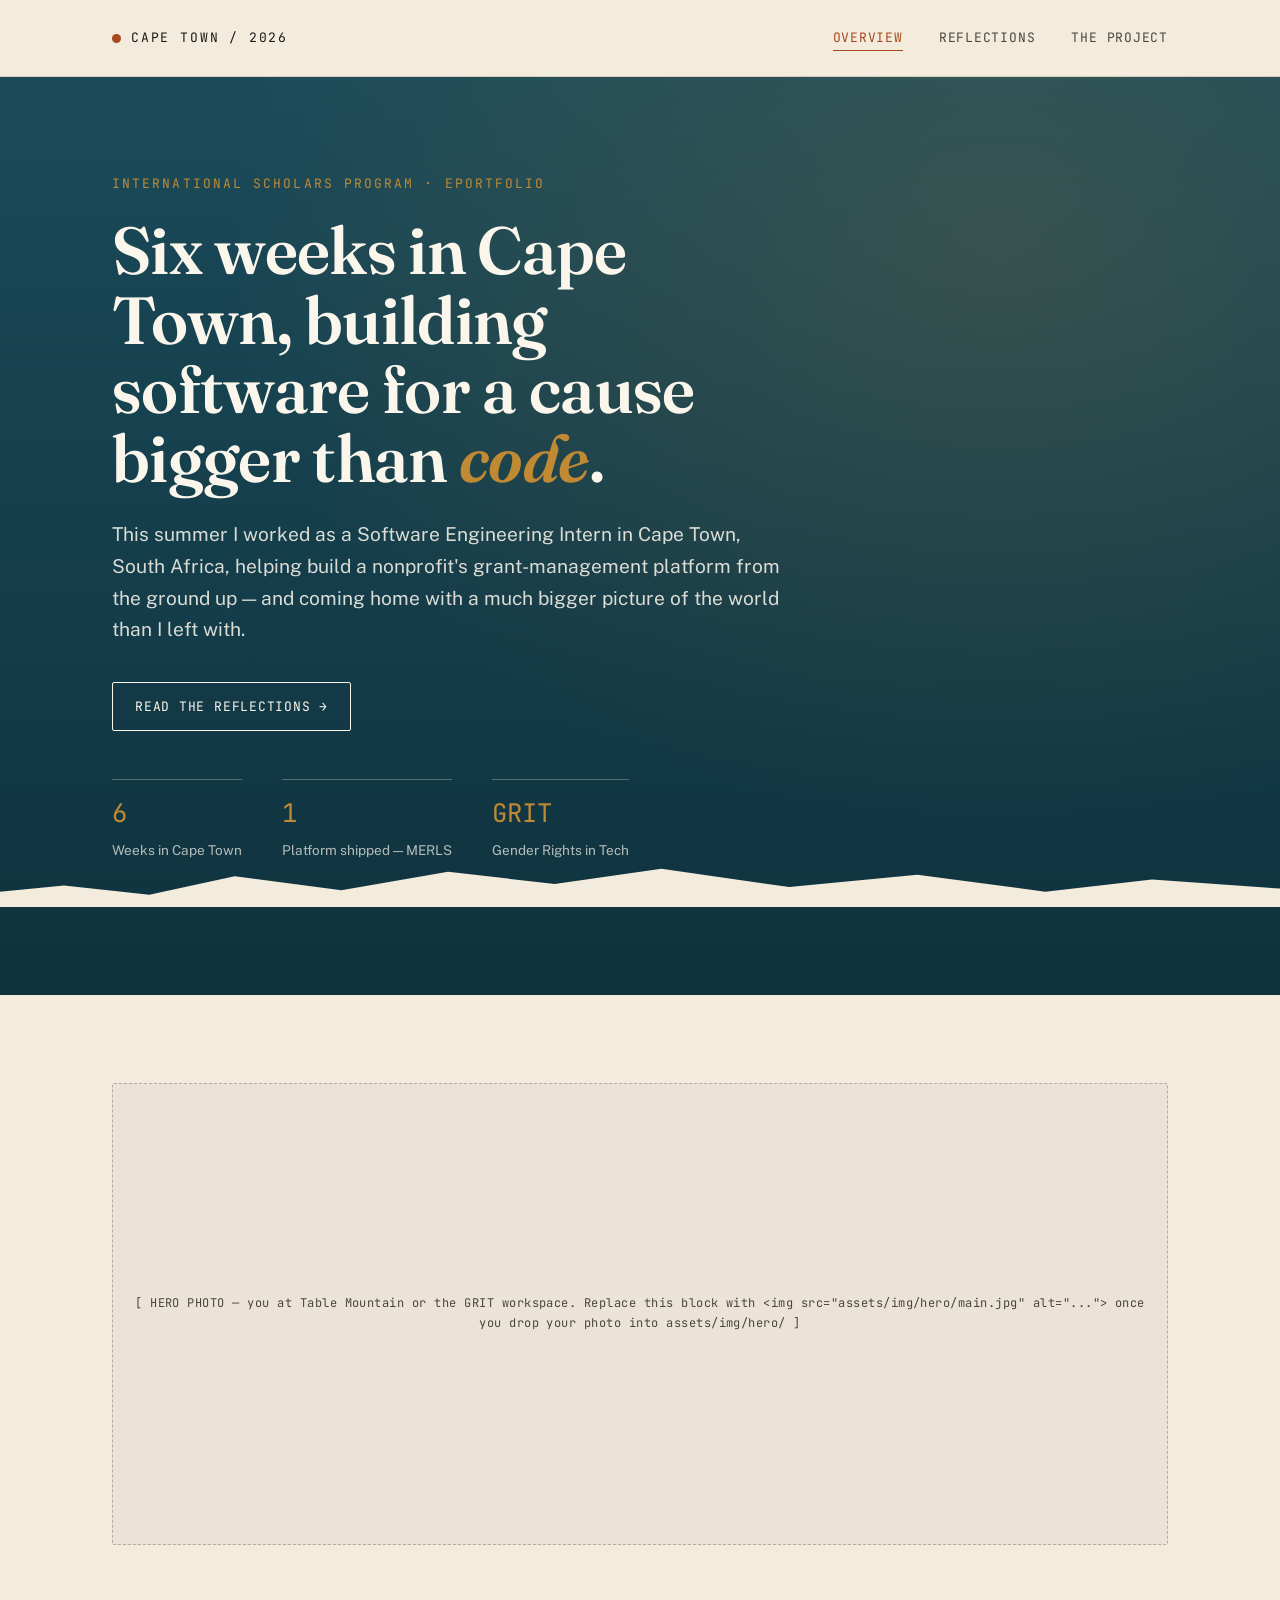
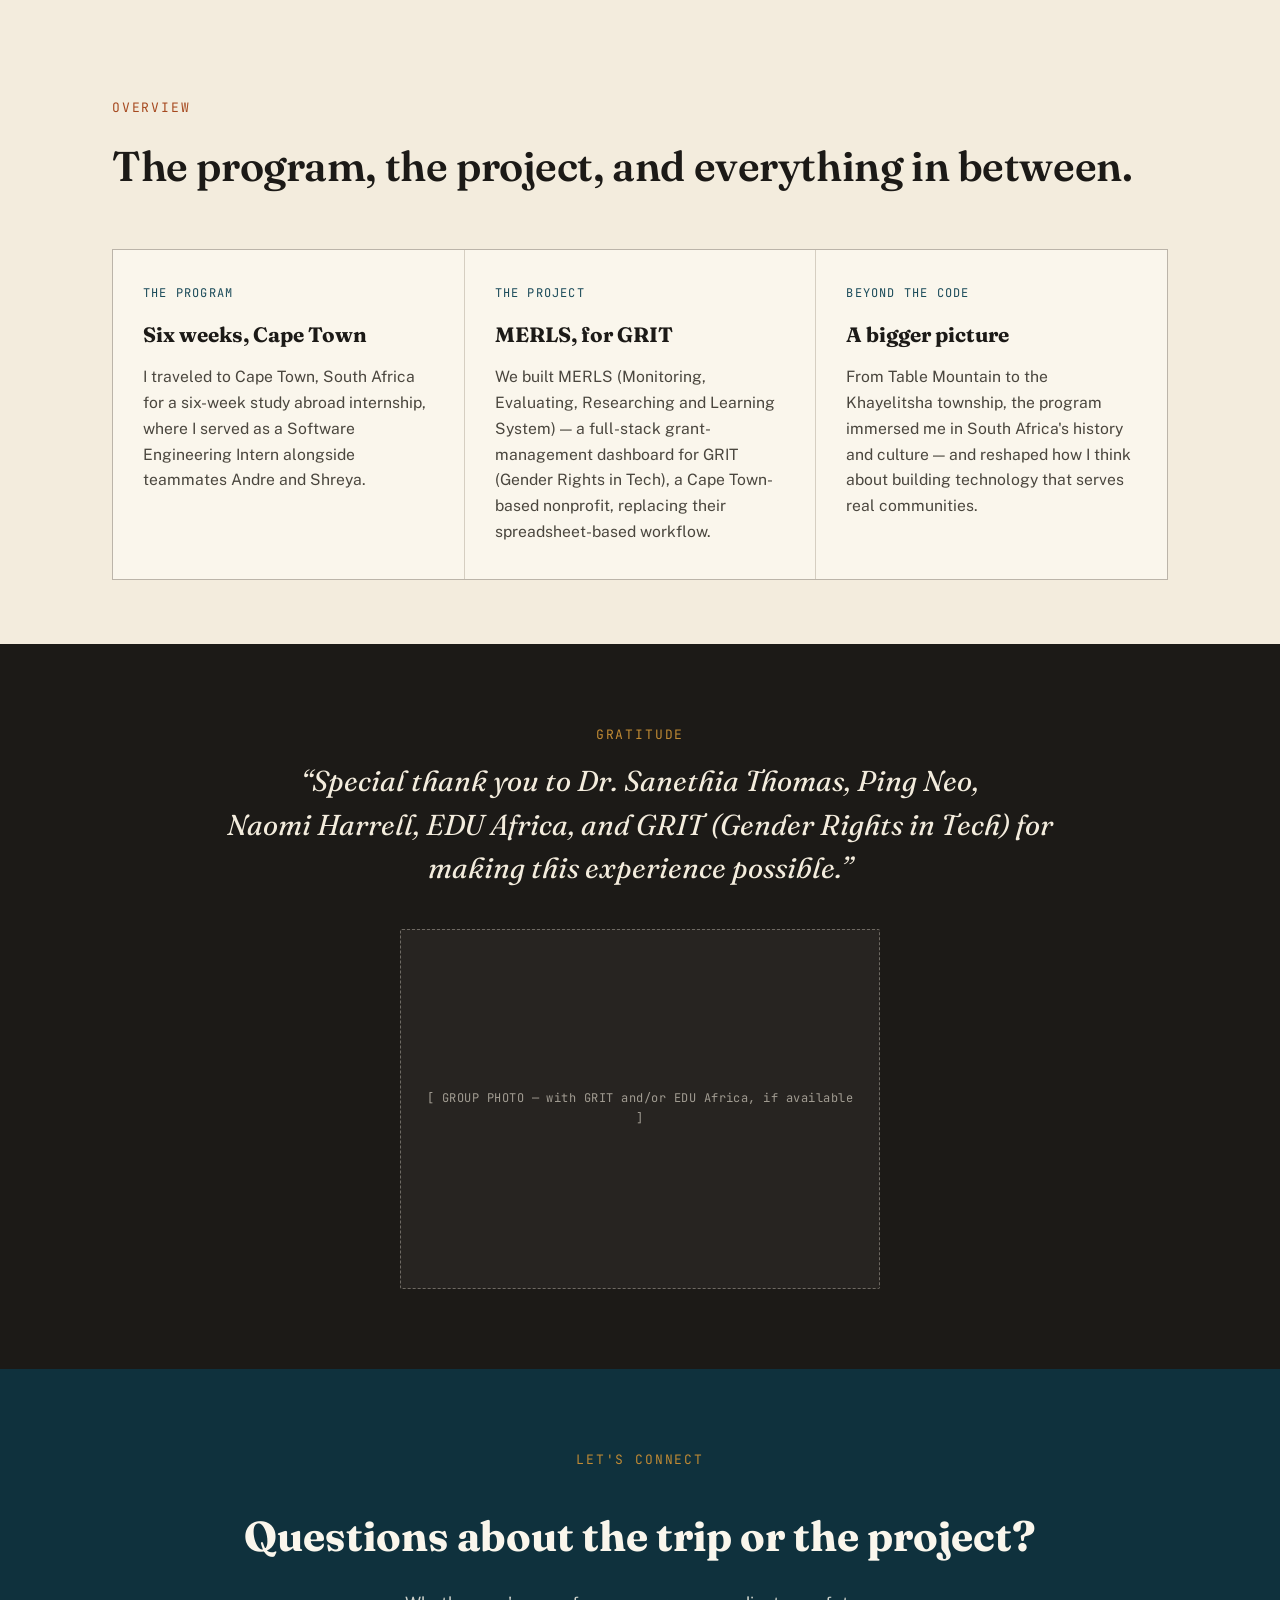
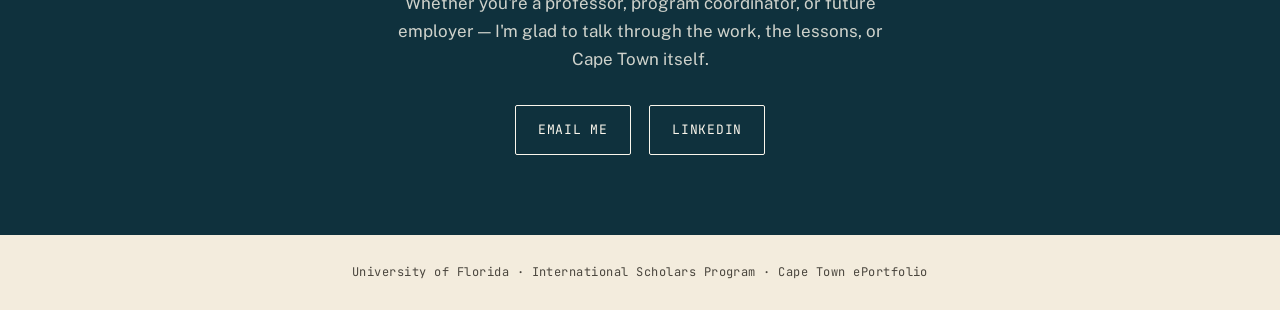
<file: index.html>
<!DOCTYPE html>
<html lang="en">
<head>
<meta charset="UTF-8">
<meta name="viewport" content="width=device-width, initial-scale=1.0">
<title>Cape Town, South Africa — A Study Abroad ePortfolio</title>
<meta name="description" content="Software Engineering Intern in Cape Town, South Africa — six weeks building MERLS for GRIT, and reflecting on culture, history, and technology.">
<link rel="preconnect" href="https://fonts.googleapis.com">
<link rel="preconnect" href="https://fonts.gstatic.com" crossorigin>
<link href="https://fonts.googleapis.com/css2?family=Fraunces:ital,wght@0,500;0,600;1,500;1,600&family=Public+Sans:wght@400;500;600&family=JetBrains+Mono:wght@400;500&display=swap" rel="stylesheet">
<link rel="stylesheet" href="assets/css/styles.css">
</head>
<body>
<a class="skip-link" href="#main">Skip to content</a>

<nav class="site-nav">
  <div class="wrap">
    <a class="brand" href="index.html"><span class="mark"></span>Cape Town / 2026</a>
    <ul class="nav-links">
      <li><a href="index.html" aria-current="page">Overview</a></li>
      <li><a href="reflections.html">Reflections</a></li>
      <li><a href="project.html">The Project</a></li>
    </ul>
  </div>
</nav>

<main id="main">

  <header class="hero">
    <div class="wrap">
      <p class="eyebrow">International Scholars Program &middot; ePortfolio</p>
      <h1>Six weeks in Cape Town, building software for a cause bigger than <em>code</em>.</h1>
      <p class="lede">This summer I worked as a Software Engineering Intern in Cape Town, South Africa, helping build a nonprofit's grant-management platform from the ground up — and coming home with a much bigger picture of the world than I left with.</p>
      <a class="btn btn-light" href="reflections.html">Read the reflections &rarr;</a>

      <div class="hero-figures">
        <div class="fig"><span class="num">6</span><span class="lbl">Weeks in Cape Town</span></div>
        <div class="fig"><span class="num">1</span><span class="lbl">Platform shipped &mdash; MERLS</span></div>
        <div class="fig"><span class="num">GRIT</span><span class="lbl">Gender Rights in Tech</span></div>
      </div>
    </div>
    <svg class="coastline" viewBox="0 0 1200 60" preserveAspectRatio="none" aria-hidden="true">
      <path d="M0,40 L60,32 L140,44 L220,20 L320,38 L420,14 L520,30 L620,10 L740,34 L860,18 L980,40 L1080,24 L1200,36 L1200,60 L0,60 Z" fill="#f3ecdd"/>
    </svg>
  </header>

  <section>
    <div class="wrap">
      <div class="photo-slot wide">
        [ HERO PHOTO — you at Table Mountain or the GRIT workspace. Replace this block with
        &lt;img src="assets/img/hero/main.jpg" alt="..."&gt; once you drop your photo into
        assets/img/hero/ ]
      </div>
    </div>
  </section>

  <section class="tight">
    <div class="wrap">
      <div class="section-head">
        <p class="kicker">Overview</p>
        <h2>The program, the project, and everything in between.</h2>
      </div>
      <div class="trio">
        <div class="card">
          <p class="tag">The Program</p>
          <h3>Six weeks, Cape Town</h3>
          <p>I traveled to Cape Town, South Africa for a six-week study abroad internship, where I served as a Software Engineering Intern alongside teammates Andre and Shreya.</p>
        </div>
        <div class="card">
          <p class="tag">The Project</p>
          <h3>MERLS, for GRIT</h3>
          <p>We built MERLS (Monitoring, Evaluating, Researching and Learning System) — a full-stack grant-management dashboard for GRIT (Gender Rights in Tech), a Cape Town-based nonprofit, replacing their spreadsheet-based workflow.</p>
        </div>
        <div class="card">
          <p class="tag">Beyond the Code</p>
          <h3>A bigger picture</h3>
          <p>From Table Mountain to the Khayelitsha township, the program immersed me in South Africa's history and culture — and reshaped how I think about building technology that serves real communities.</p>
        </div>
      </div>
    </div>
  </section>

  <section class="thanks">
    <div class="wrap">
      <p class="kicker">Gratitude</p>
      <blockquote>&ldquo;Special thank you to Dr. Sanethia Thomas, Ping&nbsp;Neo, Naomi&nbsp;Harrell, EDU&nbsp;Africa, and GRIT (Gender Rights in Tech) for making this experience possible.&rdquo;</blockquote>
      <div class="photo-slot">
        [ GROUP PHOTO — with GRIT and/or EDU Africa, if available ]
      </div>
    </div>
  </section>

  <section class="contact-band">
    <div class="wrap">
      <p class="kicker">Let's connect</p>
      <h2>Questions about the trip or the project?</h2>
      <p>Whether you're a professor, program coordinator, or future employer — I'm glad to talk through the work, the lessons, or Cape Town itself.</p>
      <div class="contact-links">
        <a class="btn btn-light" href="mailto:youremail@ufl.edu">Email Me</a>
        <a class="btn btn-light" href="#">LinkedIn</a>
      </div>
    </div>
  </section>

</main>

<footer class="site-footer">
  <div class="wrap">University of Florida &middot; International Scholars Program &middot; Cape Town ePortfolio</div>
</footer>

</body>
</html>
</file>
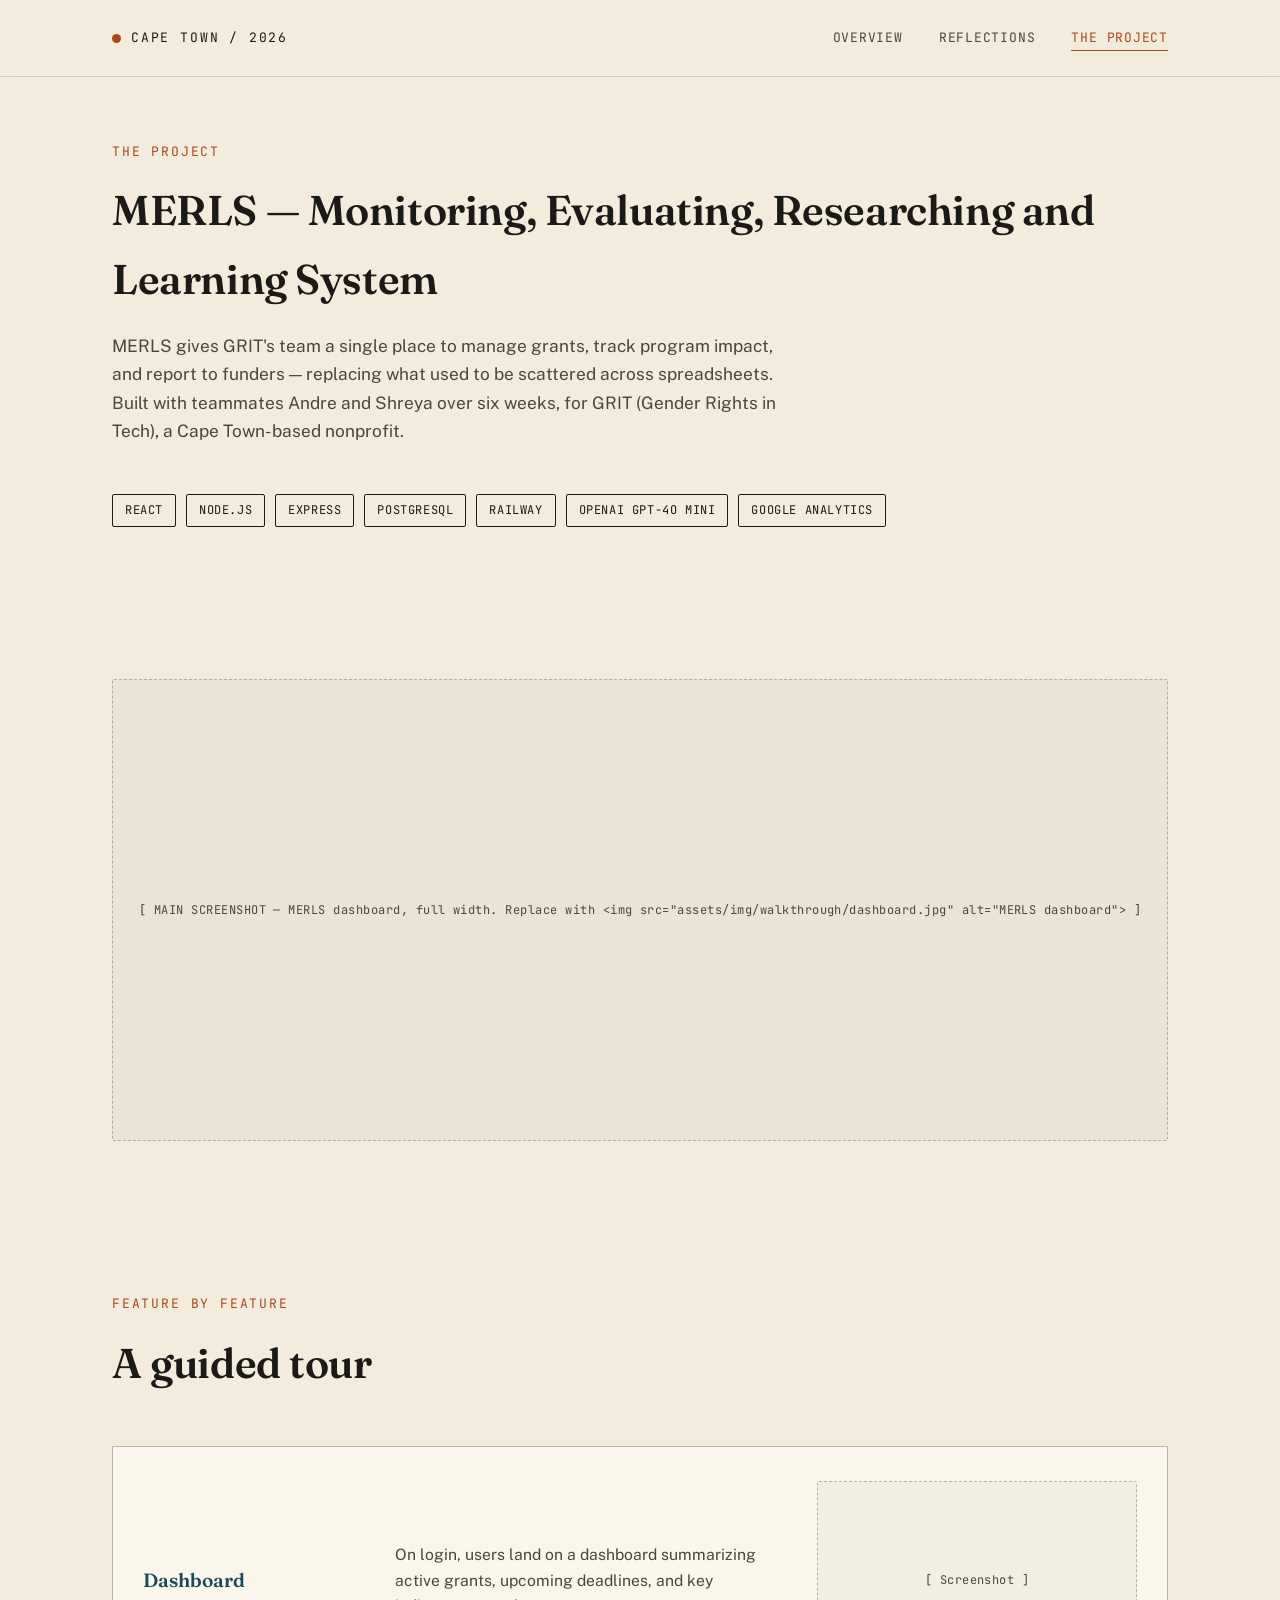
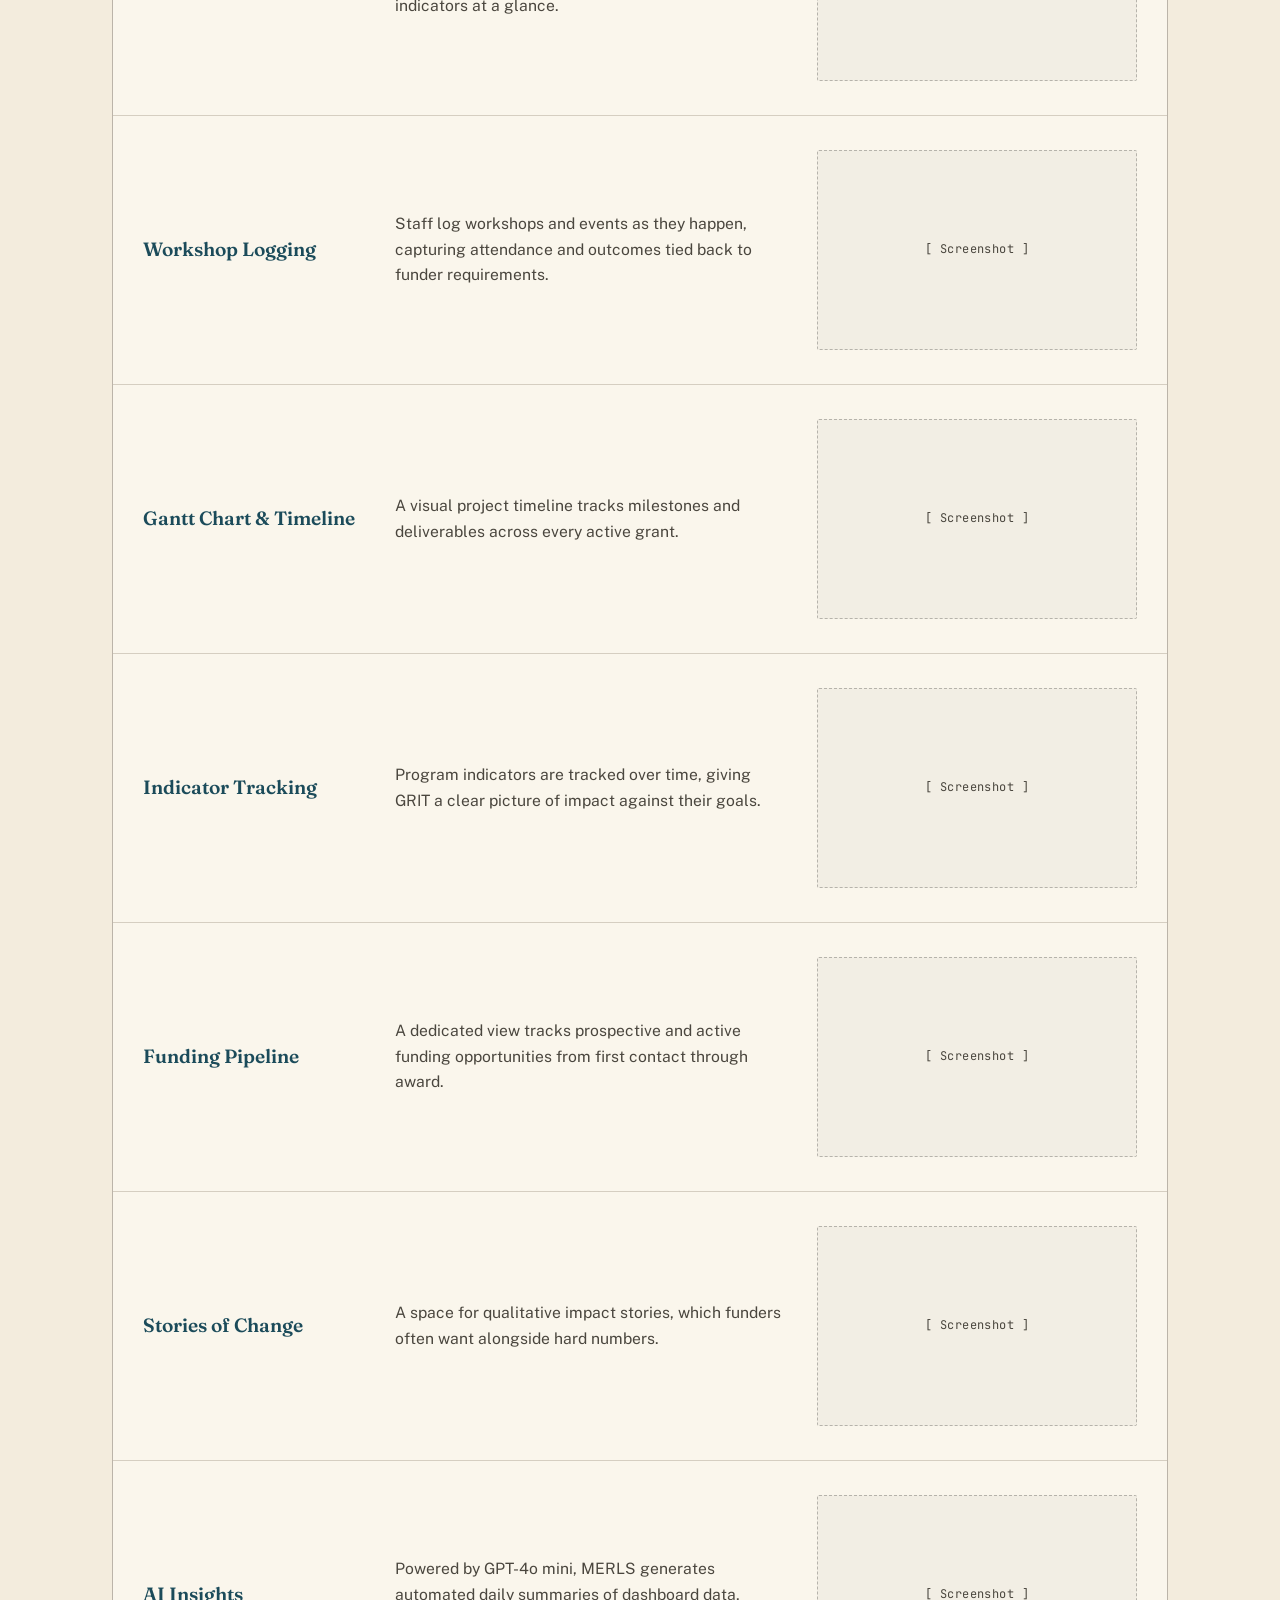
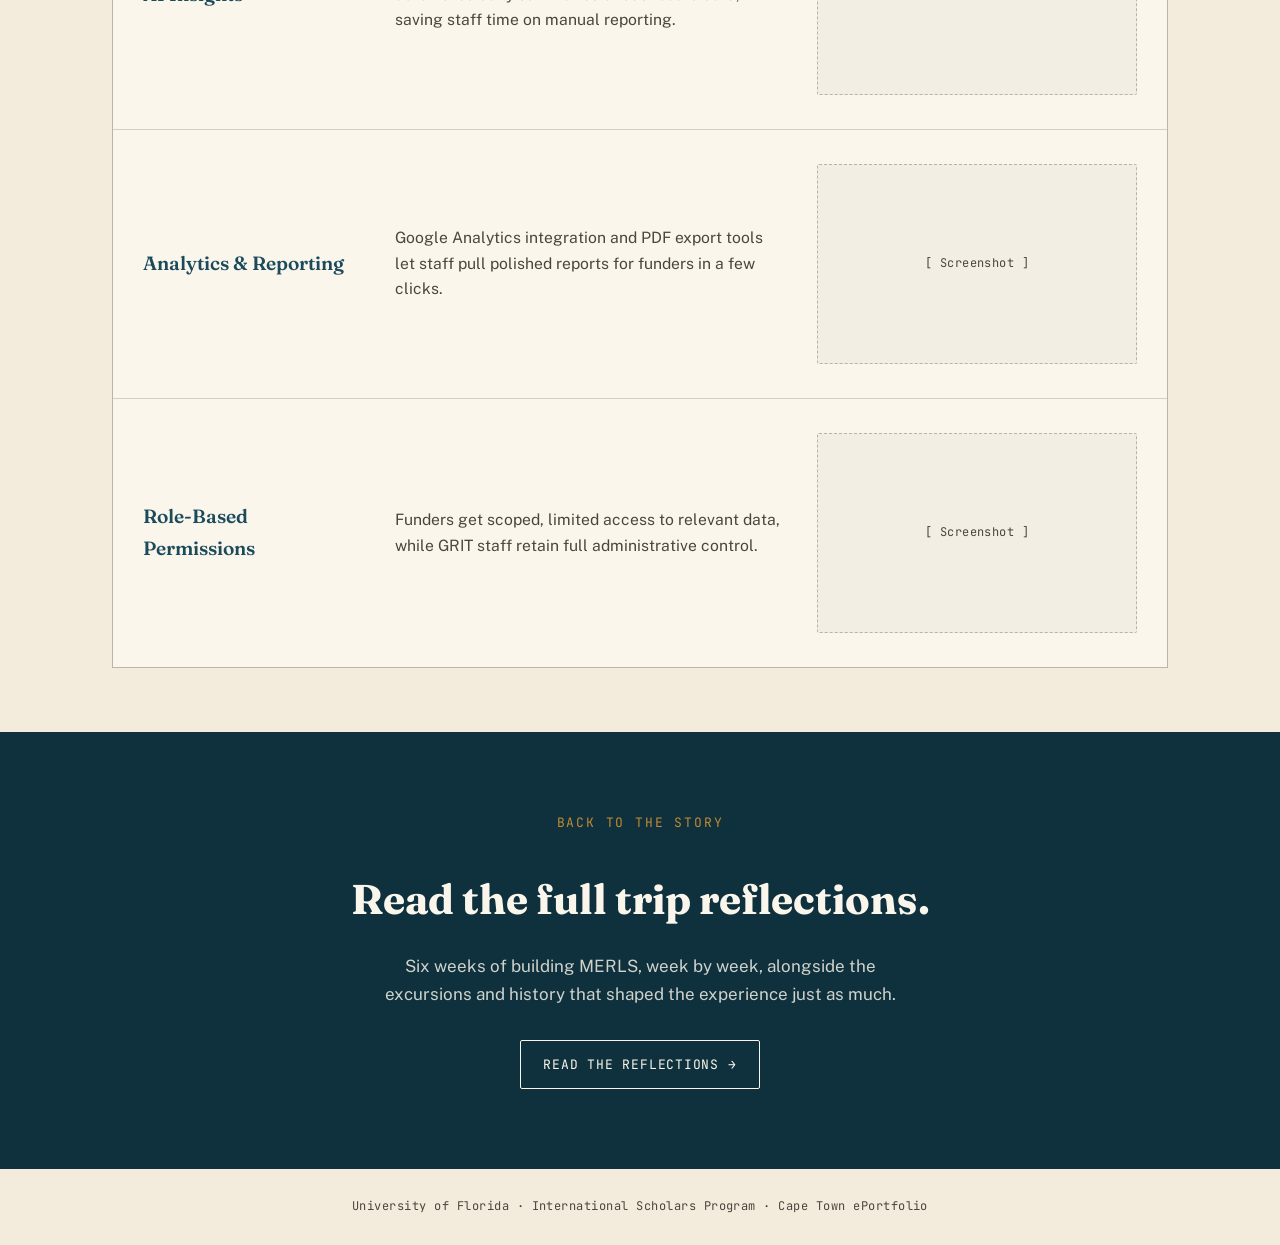
<file: project.html>
<!DOCTYPE html>
<html lang="en">
<head>
<meta charset="UTF-8">
<meta name="viewport" content="width=device-width, initial-scale=1.0">
<title>The Project — MERLS Walkthrough</title>
<meta name="description" content="A walkthrough of MERLS, a full-stack grant-management dashboard built for the nonprofit GRIT during a Cape Town study abroad internship.">
<link rel="preconnect" href="https://fonts.googleapis.com">
<link rel="preconnect" href="https://fonts.gstatic.com" crossorigin>
<link href="https://fonts.googleapis.com/css2?family=Fraunces:ital,wght@0,500;0,600;1,500;1,600&family=Public+Sans:wght@400;500;600&family=JetBrains+Mono:wght@400;500&display=swap" rel="stylesheet">
<link rel="stylesheet" href="assets/css/styles.css">
</head>
<body>
<a class="skip-link" href="#main">Skip to content</a>

<nav class="site-nav">
  <div class="wrap">
    <a class="brand" href="index.html"><span class="mark"></span>Cape Town / 2026</a>
    <ul class="nav-links">
      <li><a href="index.html">Overview</a></li>
      <li><a href="reflections.html">Reflections</a></li>
      <li><a href="project.html" aria-current="page">The Project</a></li>
    </ul>
  </div>
</nav>

<main id="main">

  <section class="tight" style="padding-top:64px;">
    <div class="wrap">
      <div class="section-head">
        <p class="kicker">The Project</p>
        <h2>MERLS — Monitoring, Evaluating, Researching and Learning System</h2>
        <p class="deck">MERLS gives GRIT's team a single place to manage grants, track program impact, and report to funders — replacing what used to be scattered across spreadsheets. Built with teammates Andre and Shreya over six weeks, for GRIT (Gender Rights in Tech), a Cape Town-based nonprofit.</p>
      </div>
      <div class="stack-strip">
        <span class="pill">React</span>
        <span class="pill">Node.js</span>
        <span class="pill">Express</span>
        <span class="pill">PostgreSQL</span>
        <span class="pill">Railway</span>
        <span class="pill">OpenAI GPT-4o mini</span>
        <span class="pill">Google Analytics</span>
      </div>
    </div>
  </section>

  <section>
    <div class="wrap">
      <div class="photo-slot wide">
        [ MAIN SCREENSHOT — MERLS dashboard, full width. Replace with
        &lt;img src="assets/img/walkthrough/dashboard.jpg" alt="MERLS dashboard"&gt; ]
      </div>
    </div>
  </section>

  <section class="tight">
    <div class="wrap">
      <div class="section-head">
        <p class="kicker">Feature by Feature</p>
        <h2>A guided tour</h2>
      </div>

      <div class="feature-list">
        <div class="feature">
          <div class="fname">Dashboard</div>
          <div class="fdesc">On login, users land on a dashboard summarizing active grants, upcoming deadlines, and key indicators at a glance.</div>
          <div class="photo-slot">[ Screenshot ]</div>
        </div>
        <div class="feature">
          <div class="fname">Workshop Logging</div>
          <div class="fdesc">Staff log workshops and events as they happen, capturing attendance and outcomes tied back to funder requirements.</div>
          <div class="photo-slot">[ Screenshot ]</div>
        </div>
        <div class="feature">
          <div class="fname">Gantt Chart &amp; Timeline</div>
          <div class="fdesc">A visual project timeline tracks milestones and deliverables across every active grant.</div>
          <div class="photo-slot">[ Screenshot ]</div>
        </div>
        <div class="feature">
          <div class="fname">Indicator Tracking</div>
          <div class="fdesc">Program indicators are tracked over time, giving GRIT a clear picture of impact against their goals.</div>
          <div class="photo-slot">[ Screenshot ]</div>
        </div>
        <div class="feature">
          <div class="fname">Funding Pipeline</div>
          <div class="fdesc">A dedicated view tracks prospective and active funding opportunities from first contact through award.</div>
          <div class="photo-slot">[ Screenshot ]</div>
        </div>
        <div class="feature">
          <div class="fname">Stories of Change</div>
          <div class="fdesc">A space for qualitative impact stories, which funders often want alongside hard numbers.</div>
          <div class="photo-slot">[ Screenshot ]</div>
        </div>
        <div class="feature">
          <div class="fname">AI Insights</div>
          <div class="fdesc">Powered by GPT-4o mini, MERLS generates automated daily summaries of dashboard data, saving staff time on manual reporting.</div>
          <div class="photo-slot">[ Screenshot ]</div>
        </div>
        <div class="feature">
          <div class="fname">Analytics &amp; Reporting</div>
          <div class="fdesc">Google Analytics integration and PDF export tools let staff pull polished reports for funders in a few clicks.</div>
          <div class="photo-slot">[ Screenshot ]</div>
        </div>
        <div class="feature">
          <div class="fname">Role-Based Permissions</div>
          <div class="fdesc">Funders get scoped, limited access to relevant data, while GRIT staff retain full administrative control.</div>
          <div class="photo-slot">[ Screenshot ]</div>
        </div>
      </div>
    </div>
  </section>

  <section class="contact-band">
    <div class="wrap">
      <p class="kicker">Back to the story</p>
      <h2>Read the full trip reflections.</h2>
      <p>Six weeks of building MERLS, week by week, alongside the excursions and history that shaped the experience just as much.</p>
      <div class="contact-links">
        <a class="btn btn-light" href="reflections.html">Read the reflections &rarr;</a>
      </div>
    </div>
  </section>

</main>

<footer class="site-footer">
  <div class="wrap">University of Florida &middot; International Scholars Program &middot; Cape Town ePortfolio</div>
</footer>

</body>
</html>
</file>
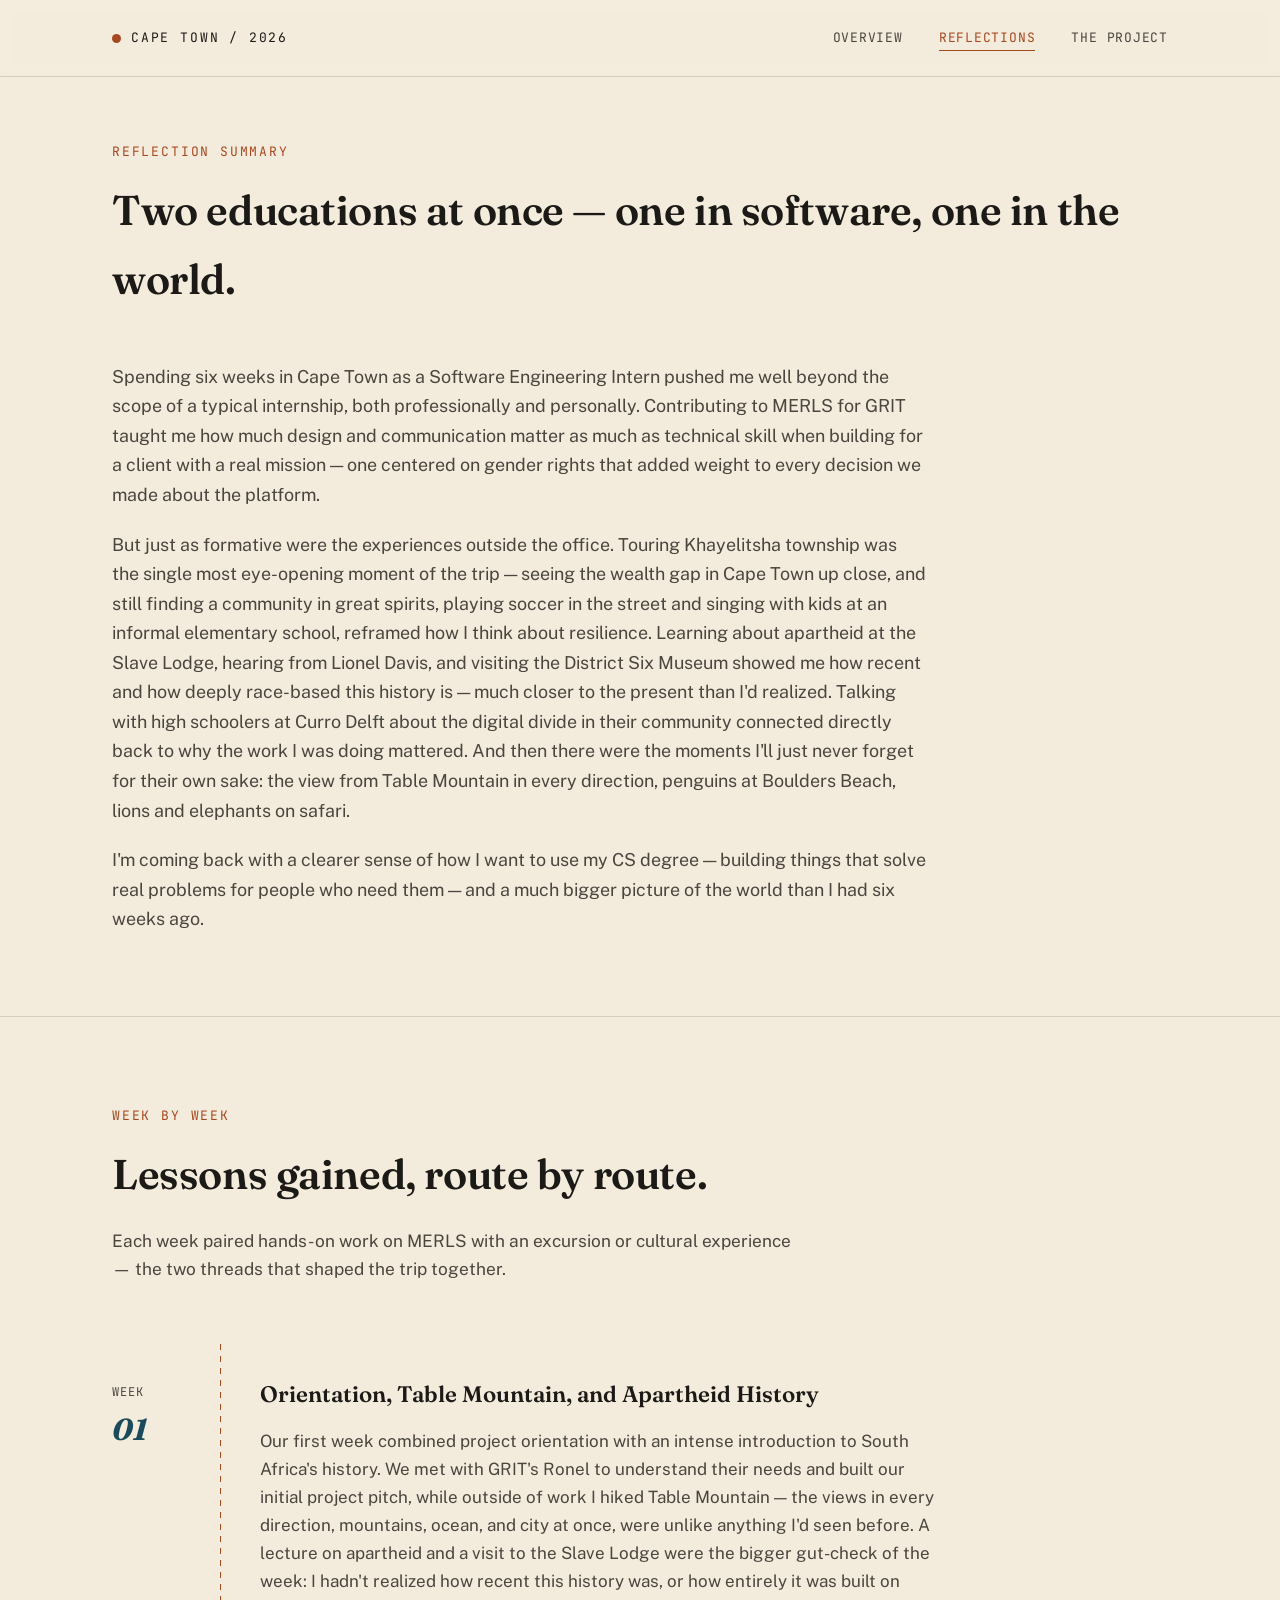
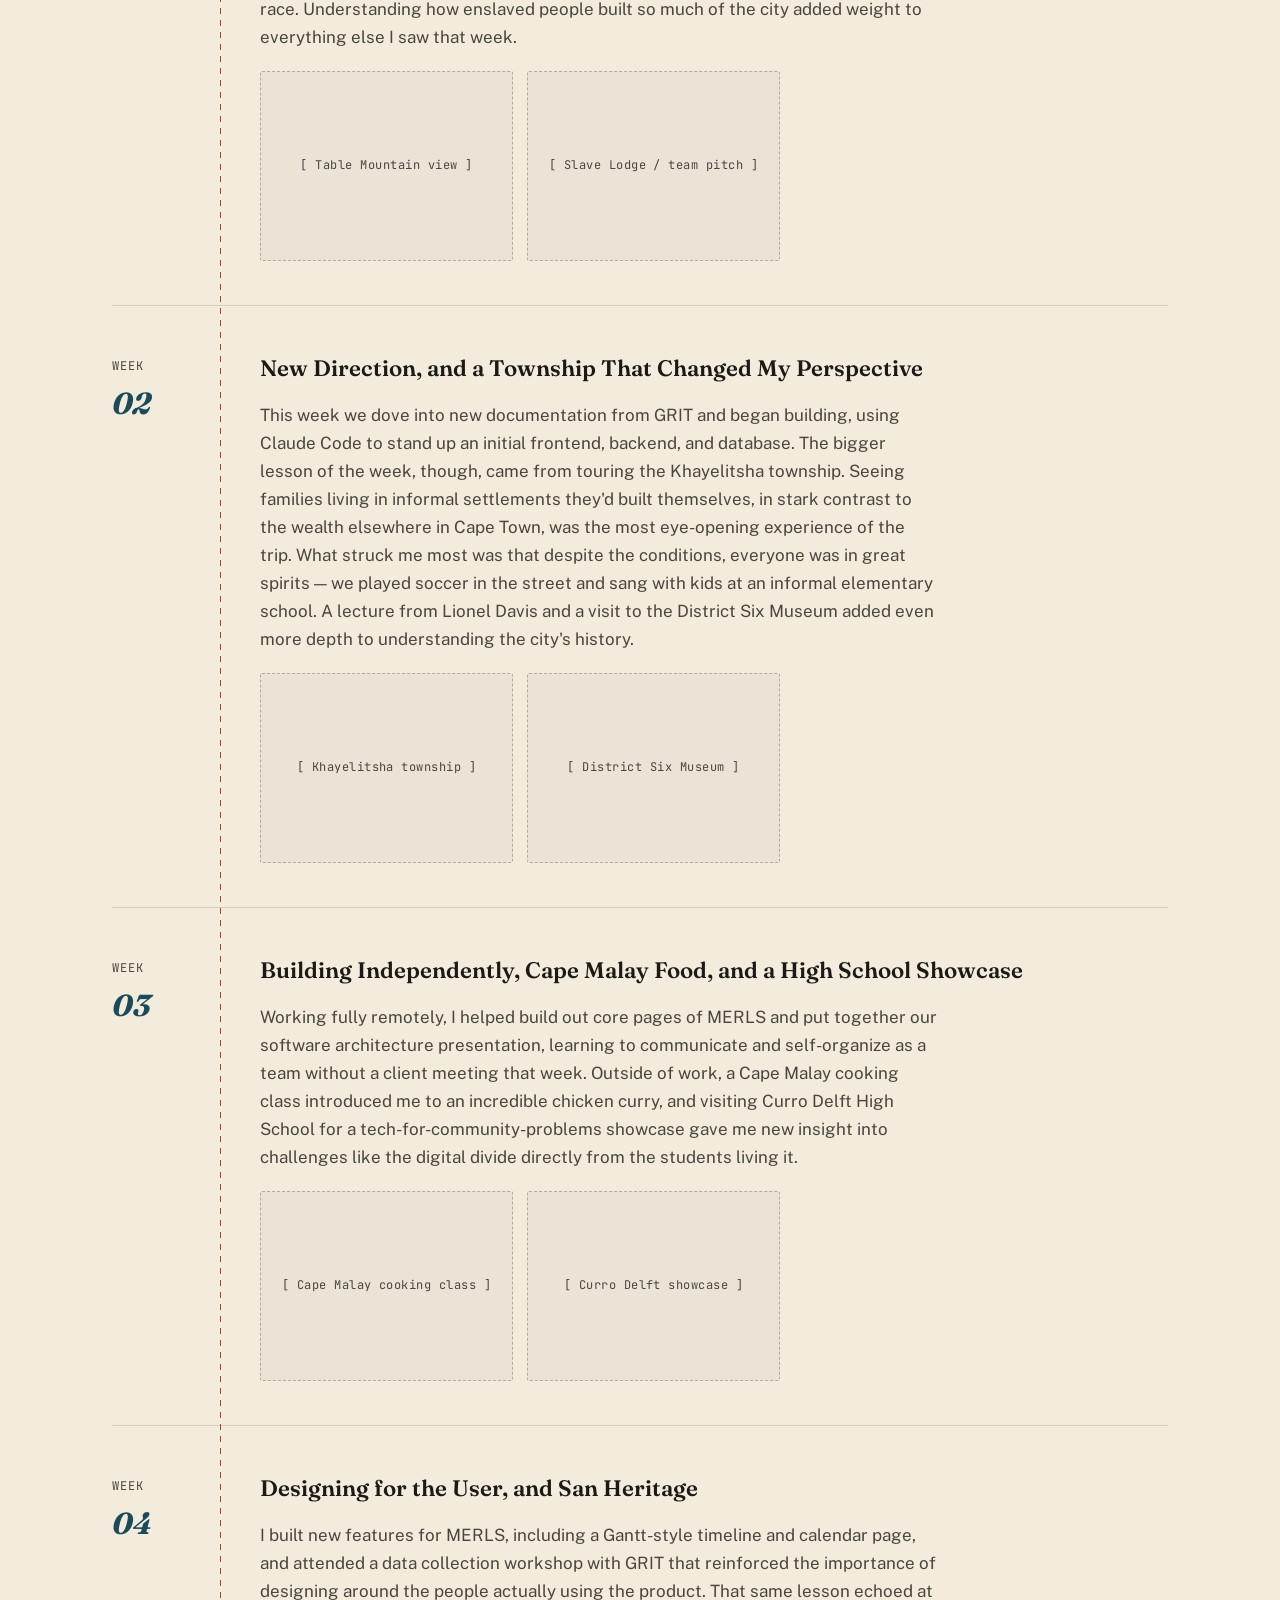
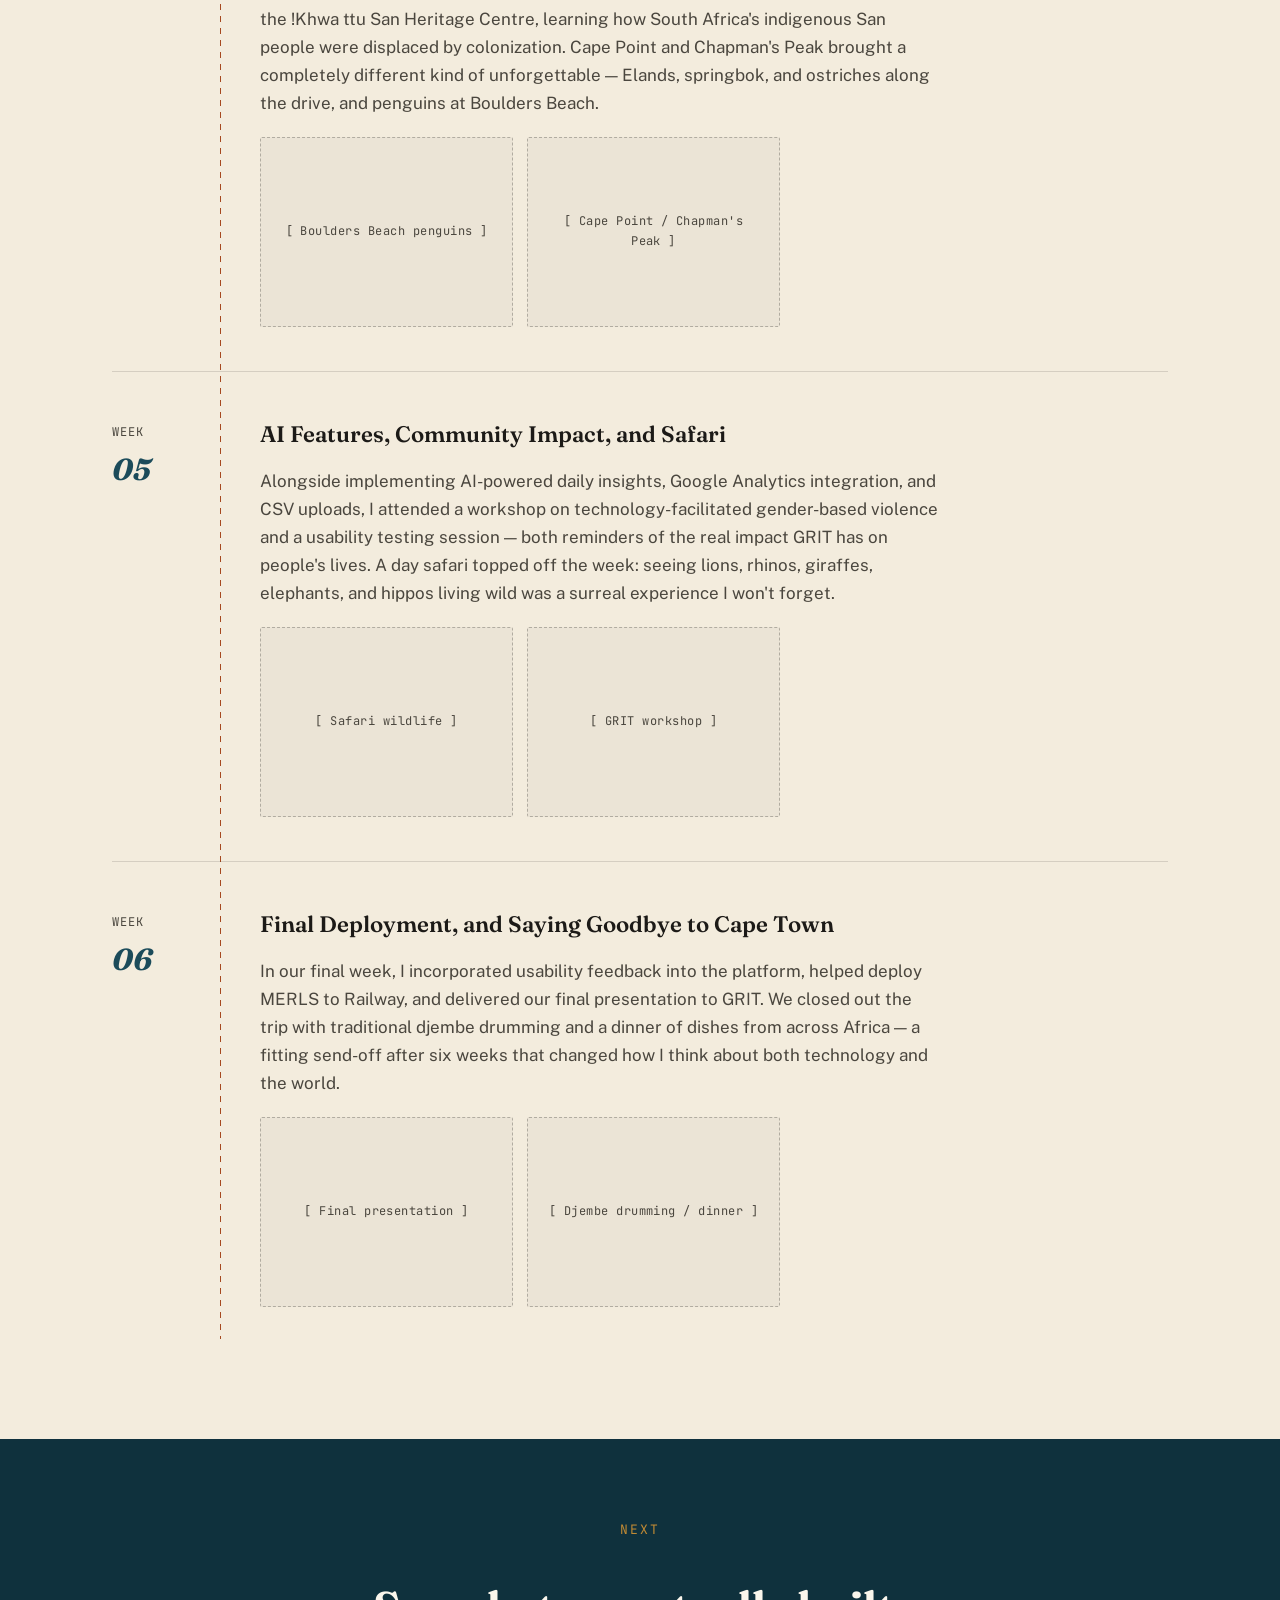
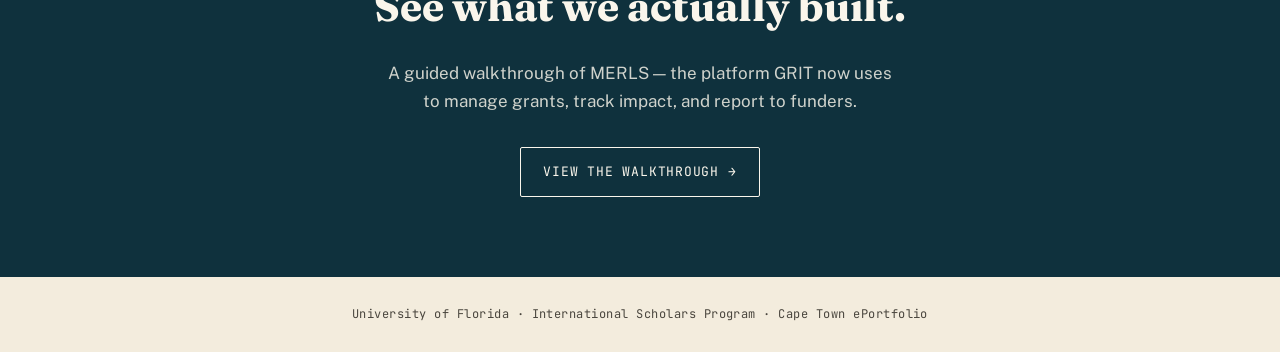
<file: reflections.html>
<!DOCTYPE html>
<html lang="en">
<head>
<meta charset="UTF-8">
<meta name="viewport" content="width=device-width, initial-scale=1.0">
<title>Reflections — Cape Town ePortfolio</title>
<meta name="description" content="Weekly reflections and lessons learned during a six-week study abroad internship in Cape Town, South Africa.">
<link rel="preconnect" href="https://fonts.googleapis.com">
<link rel="preconnect" href="https://fonts.gstatic.com" crossorigin>
<link href="https://fonts.googleapis.com/css2?family=Fraunces:ital,wght@0,500;0,600;1,500;1,600&family=Public+Sans:wght@400;500;600&family=JetBrains+Mono:wght@400;500&display=swap" rel="stylesheet">
<link rel="stylesheet" href="assets/css/styles.css">
</head>
<body>
<a class="skip-link" href="#main">Skip to content</a>

<nav class="site-nav">
  <div class="wrap">
    <a class="brand" href="index.html"><span class="mark"></span>Cape Town / 2026</a>
    <ul class="nav-links">
      <li><a href="index.html">Overview</a></li>
      <li><a href="reflections.html" aria-current="page">Reflections</a></li>
      <li><a href="project.html">The Project</a></li>
    </ul>
  </div>
</nav>

<main id="main">

  <section class="tight" style="padding-top:64px;">
    <div class="wrap">
      <div class="section-head">
        <p class="kicker">Reflection Summary</p>
        <h2>Two educations at once — one in software, one in the world.</h2>
      </div>
      <div class="reflection-intro">
        <p>Spending six weeks in Cape Town as a Software Engineering Intern pushed me well beyond the scope of a typical internship, both professionally and personally. Contributing to MERLS for GRIT taught me how much design and communication matter as much as technical skill when building for a client with a real mission — one centered on gender rights that added weight to every decision we made about the platform.</p>
        <p>But just as formative were the experiences outside the office. Touring Khayelitsha township was the single most eye-opening moment of the trip — seeing the wealth gap in Cape Town up close, and still finding a community in great spirits, playing soccer in the street and singing with kids at an informal elementary school, reframed how I think about resilience. Learning about apartheid at the Slave Lodge, hearing from Lionel Davis, and visiting the District Six Museum showed me how recent and how deeply race-based this history is — much closer to the present than I'd realized. Talking with high schoolers at Curro Delft about the digital divide in their community connected directly back to why the work I was doing mattered. And then there were the moments I'll just never forget for their own sake: the view from Table Mountain in every direction, penguins at Boulders Beach, lions and elephants on safari.</p>
        <p>I'm coming back with a clearer sense of how I want to use my CS degree — building things that solve real problems for people who need them — and a much bigger picture of the world than I had six weeks ago.</p>
      </div>
    </div>
  </section>

  <hr class="rule">

  <section>
    <div class="wrap">
      <div class="section-head">
        <p class="kicker">Week by Week</p>
        <h2>Lessons gained, route by route.</h2>
        <p class="deck">Each week paired hands-on work on MERLS with an excursion or cultural experience — the two threads that shaped the trip together.</p>
      </div>

      <div class="route">

        <article class="week">
          <div class="marker">
            <span class="wk">Week<br><strong>01</strong></span>
          </div>
          <div class="body">
            <h3>Orientation, Table Mountain, and Apartheid History</h3>
            <p>Our first week combined project orientation with an intense introduction to South Africa's history. We met with GRIT's Ronel to understand their needs and built our initial project pitch, while outside of work I hiked Table Mountain — the views in every direction, mountains, ocean, and city at once, were unlike anything I'd seen before. A lecture on apartheid and a visit to the Slave Lodge were the bigger gut-check of the week: I hadn't realized how recent this history was, or how entirely it was built on race. Understanding how enslaved people built so much of the city added weight to everything else I saw that week.</p>
            <div class="photos">
              <div class="photo-slot">[ Table Mountain view ]</div>
              <div class="photo-slot">[ Slave Lodge / team pitch ]</div>
            </div>
          </div>
        </article>

        <article class="week">
          <div class="marker">
            <span class="wk">Week<br><strong>02</strong></span>
          </div>
          <div class="body">
            <h3>New Direction, and a Township That Changed My Perspective</h3>
            <p>This week we dove into new documentation from GRIT and began building, using Claude Code to stand up an initial frontend, backend, and database. The bigger lesson of the week, though, came from touring the Khayelitsha township. Seeing families living in informal settlements they'd built themselves, in stark contrast to the wealth elsewhere in Cape Town, was the most eye-opening experience of the trip. What struck me most was that despite the conditions, everyone was in great spirits — we played soccer in the street and sang with kids at an informal elementary school. A lecture from Lionel Davis and a visit to the District Six Museum added even more depth to understanding the city's history.</p>
            <div class="photos">
              <div class="photo-slot">[ Khayelitsha township ]</div>
              <div class="photo-slot">[ District Six Museum ]</div>
            </div>
          </div>
        </article>

        <article class="week">
          <div class="marker">
            <span class="wk">Week<br><strong>03</strong></span>
          </div>
          <div class="body">
            <h3>Building Independently, Cape Malay Food, and a High School Showcase</h3>
            <p>Working fully remotely, I helped build out core pages of MERLS and put together our software architecture presentation, learning to communicate and self-organize as a team without a client meeting that week. Outside of work, a Cape Malay cooking class introduced me to an incredible chicken curry, and visiting Curro Delft High School for a tech-for-community-problems showcase gave me new insight into challenges like the digital divide directly from the students living it.</p>
            <div class="photos">
              <div class="photo-slot">[ Cape Malay cooking class ]</div>
              <div class="photo-slot">[ Curro Delft showcase ]</div>
            </div>
          </div>
        </article>

        <article class="week">
          <div class="marker">
            <span class="wk">Week<br><strong>04</strong></span>
          </div>
          <div class="body">
            <h3>Designing for the User, and San Heritage</h3>
            <p>I built new features for MERLS, including a Gantt-style timeline and calendar page, and attended a data collection workshop with GRIT that reinforced the importance of designing around the people actually using the product. That same lesson echoed at the !Khwa ttu San Heritage Centre, learning how South Africa's indigenous San people were displaced by colonization. Cape Point and Chapman's Peak brought a completely different kind of unforgettable — Elands, springbok, and ostriches along the drive, and penguins at Boulders Beach.</p>
            <div class="photos">
              <div class="photo-slot">[ Boulders Beach penguins ]</div>
              <div class="photo-slot">[ Cape Point / Chapman's Peak ]</div>
            </div>
          </div>
        </article>

        <article class="week">
          <div class="marker">
            <span class="wk">Week<br><strong>05</strong></span>
          </div>
          <div class="body">
            <h3>AI Features, Community Impact, and Safari</h3>
            <p>Alongside implementing AI-powered daily insights, Google Analytics integration, and CSV uploads, I attended a workshop on technology-facilitated gender-based violence and a usability testing session — both reminders of the real impact GRIT has on people's lives. A day safari topped off the week: seeing lions, rhinos, giraffes, elephants, and hippos living wild was a surreal experience I won't forget.</p>
            <div class="photos">
              <div class="photo-slot">[ Safari wildlife ]</div>
              <div class="photo-slot">[ GRIT workshop ]</div>
            </div>
          </div>
        </article>

        <article class="week">
          <div class="marker">
            <span class="wk">Week<br><strong>06</strong></span>
          </div>
          <div class="body">
            <h3>Final Deployment, and Saying Goodbye to Cape Town</h3>
            <p>In our final week, I incorporated usability feedback into the platform, helped deploy MERLS to Railway, and delivered our final presentation to GRIT. We closed out the trip with traditional djembe drumming and a dinner of dishes from across Africa — a fitting send-off after six weeks that changed how I think about both technology and the world.</p>
            <div class="photos">
              <div class="photo-slot">[ Final presentation ]</div>
              <div class="photo-slot">[ Djembe drumming / dinner ]</div>
            </div>
          </div>
        </article>

      </div>
    </div>
  </section>

  <section class="contact-band">
    <div class="wrap">
      <p class="kicker">Next</p>
      <h2>See what we actually built.</h2>
      <p>A guided walkthrough of MERLS — the platform GRIT now uses to manage grants, track impact, and report to funders.</p>
      <div class="contact-links">
        <a class="btn btn-light" href="project.html">View the walkthrough &rarr;</a>
      </div>
    </div>
  </section>

</main>

<footer class="site-footer">
  <div class="wrap">University of Florida &middot; International Scholars Program &middot; Cape Town ePortfolio</div>
</footer>

</body>
</html>
</file>
<file: assets/css/styles.css>
/* ===========================================================
   Cape Town ePortfolio — shared styles
   Design language: field-journal from a working trip where two
   oceans meet — ink notes, sandstone and clay tones, a wayfinding
   route line stitching the weeks together.
=========================================================== */

:root {
  --paper: #f3ecdd;
  --paper-raised: #faf6ec;
  --ink: #1c1a17;
  --ink-soft: #4a463e;
  --ocean: #1b4b5a;
  --ocean-deep: #0f313d;
  --gold: #c08a34;
  --clay: #a6491f;
  --sage: #6b7a5e;
  --line: rgba(28, 26, 23, 0.14);

  --display: "Fraunces", Georgia, "Times New Roman", serif;
  --body: "Public Sans", -apple-system, BlinkMacSystemFont, "Segoe UI", sans-serif;
  --mono: "JetBrains Mono", "SFMono-Regular", Menlo, monospace;

  --max: 1120px;
}

* { box-sizing: border-box; }

html { scroll-behavior: smooth; }

body {
  margin: 0;
  background: var(--paper);
  color: var(--ink);
  font-family: var(--body);
  font-size: 17px;
  line-height: 1.65;
  -webkit-font-smoothing: antialiased;
}

img { max-width: 100%; display: block; }

a { color: inherit; }

.wrap {
  max-width: var(--max);
  margin: 0 auto;
  padding: 0 32px;
}

/* ---------- Skip link / focus ---------- */
.skip-link {
  position: absolute;
  left: -999px;
  top: 0;
  background: var(--ink);
  color: var(--paper);
  padding: 10px 16px;
  z-index: 100;
}
.skip-link:focus { left: 12px; top: 12px; }

:focus-visible {
  outline: 2px solid var(--clay);
  outline-offset: 3px;
}

/* ---------- Nav ---------- */
.site-nav {
  position: sticky;
  top: 0;
  z-index: 50;
  background: rgba(243, 236, 221, 0.92);
  backdrop-filter: blur(6px);
  border-bottom: 1px solid var(--line);
}
.site-nav .wrap {
  display: flex;
  align-items: center;
  justify-content: space-between;
  height: 76px;
}
.brand {
  font-family: var(--mono);
  font-size: 13px;
  letter-spacing: 0.14em;
  text-transform: uppercase;
  text-decoration: none;
  color: var(--ink);
  display: flex;
  align-items: center;
  gap: 10px;
}
.brand .mark {
  width: 9px;
  height: 9px;
  border-radius: 50%;
  background: var(--clay);
  display: inline-block;
}
.nav-links {
  display: flex;
  gap: 36px;
  list-style: none;
  margin: 0;
  padding: 0;
  font-family: var(--mono);
  font-size: 13px;
  letter-spacing: 0.06em;
  text-transform: uppercase;
}
.nav-links a {
  text-decoration: none;
  color: var(--ink-soft);
  padding-bottom: 4px;
  border-bottom: 1px solid transparent;
  transition: color 0.15s ease, border-color 0.15s ease;
}
.nav-links a:hover,
.nav-links a[aria-current="page"] {
  color: var(--clay);
  border-color: var(--clay);
}

/* ---------- Hero ---------- */
.hero {
  position: relative;
  padding: 96px 0 88px;
  overflow: hidden;
  background:
    radial-gradient(ellipse at 78% 18%, rgba(192, 138, 52, 0.18), transparent 55%),
    linear-gradient(180deg, var(--ocean) 0%, var(--ocean-deep) 100%);
  color: var(--paper-raised);
}
.hero .eyebrow {
  font-family: var(--mono);
  font-size: 13px;
  letter-spacing: 0.16em;
  text-transform: uppercase;
  color: var(--gold);
  margin: 0 0 22px;
}
.hero h1 {
  font-family: var(--display);
  font-weight: 600;
  font-size: clamp(2.4rem, 5.2vw, 4.4rem);
  line-height: 1.04;
  margin: 0 0 26px;
  max-width: 15ch;
  letter-spacing: -0.01em;
}
.hero h1 em {
  font-style: italic;
  color: var(--gold);
}
.hero p.lede {
  font-size: 1.2rem;
  max-width: 56ch;
  color: rgba(250, 246, 236, 0.86);
  margin: 0 0 36px;
}
.hero-figures {
  display: flex;
  gap: 40px;
  margin-top: 48px;
  flex-wrap: wrap;
}
.hero-figures .fig {
  border-top: 1px solid rgba(250, 246, 236, 0.28);
  padding-top: 12px;
  min-width: 120px;
}
.hero-figures .fig .num {
  font-family: var(--mono);
  font-size: 1.6rem;
  color: var(--gold);
  display: block;
}
.hero-figures .fig .lbl {
  font-size: 0.85rem;
  color: rgba(250, 246, 236, 0.7);
}

/* Coastline silhouette divider under hero */
.coastline {
  display: block;
  width: 100%;
  height: 46px;
  margin-top: -2px;
}

/* ---------- Buttons ---------- */
.btn {
  display: inline-flex;
  align-items: center;
  gap: 10px;
  font-family: var(--mono);
  font-size: 13px;
  letter-spacing: 0.06em;
  text-transform: uppercase;
  text-decoration: none;
  padding: 13px 22px;
  border: 1px solid currentColor;
  border-radius: 2px;
  transition: background 0.15s ease, color 0.15s ease;
}
.btn-light {
  color: var(--paper-raised);
}
.btn-light:hover {
  background: var(--paper-raised);
  color: var(--ocean-deep);
}
.btn-dark {
  color: var(--ink);
}
.btn-dark:hover {
  background: var(--ink);
  color: var(--paper);
}

/* ---------- Sections ---------- */
section { padding: 88px 0; }
section.tight { padding: 64px 0; }
.section-head {
  margin-bottom: 48px;
}
.kicker {
  font-family: var(--mono);
  font-size: 13px;
  letter-spacing: 0.14em;
  text-transform: uppercase;
  color: var(--clay);
  margin: 0 0 14px;
}
.section-head h2 {
  font-family: var(--display);
  font-size: clamp(1.8rem, 3.4vw, 2.6rem);
  font-weight: 600;
  margin: 0;
  letter-spacing: -0.01em;
}
.section-head p.deck {
  margin: 18px 0 0;
  max-width: 62ch;
  color: var(--ink-soft);
  font-size: 1.08rem;
}

.rule {
  border: none;
  border-top: 1px solid var(--line);
  margin: 0;
}

/* ---------- Three-up cards (Program / Project / Beyond) ---------- */
.trio {
  display: grid;
  grid-template-columns: repeat(3, 1fr);
  gap: 1px;
  background: var(--line);
  border: 1px solid var(--line);
}
.trio .card {
  background: var(--paper-raised);
  padding: 34px 30px;
}
.trio .card .tag {
  font-family: var(--mono);
  font-size: 12px;
  letter-spacing: 0.1em;
  text-transform: uppercase;
  color: var(--ocean);
  margin: 0 0 14px;
}
.trio .card h3 {
  font-family: var(--display);
  font-size: 1.3rem;
  margin: 0 0 12px;
}
.trio .card p {
  margin: 0;
  color: var(--ink-soft);
  font-size: 0.98rem;
}

/* ---------- Thank you band ---------- */
.thanks {
  background: var(--ink);
  color: var(--paper);
  padding: 80px 0;
  text-align: center;
}
.thanks .kicker { color: var(--gold); }
.thanks blockquote {
  font-family: var(--display);
  font-size: clamp(1.3rem, 2.6vw, 1.8rem);
  font-style: italic;
  line-height: 1.5;
  max-width: 46ch;
  margin: 0 auto;
}
.thanks .photo-slot {
  margin: 40px auto 0;
  max-width: 480px;
}

/* ---------- Photo slot placeholders ---------- */
.photo-slot {
  border: 1.5px dashed rgba(28,26,23,0.28);
  background: rgba(28,26,23,0.03);
  aspect-ratio: 4 / 3;
  display: flex;
  align-items: center;
  justify-content: center;
  text-align: center;
  padding: 20px;
  font-family: var(--mono);
  font-size: 12px;
  letter-spacing: 0.04em;
  color: var(--ink-soft);
  border-radius: 2px;
}
.thanks .photo-slot {
  border-color: rgba(243,236,221,0.35);
  background: rgba(243,236,221,0.05);
  color: rgba(243,236,221,0.6);
}
.photo-slot.wide { aspect-ratio: 16/7; }
.photo-slot img { width:100%; height:100%; object-fit:cover; border-radius: 2px; }

/* ---------- Reflection intro ---------- */
.reflection-intro p {
  font-size: 1.12rem;
  max-width: 74ch;
  color: var(--ink-soft);
}
.reflection-intro p + p { margin-top: 20px; }

/* ---------- Route / week timeline ---------- */
.route {
  position: relative;
}
.route::before {
  content: "";
  position: absolute;
  left: 108px;
  top: 12px;
  bottom: 12px;
  width: 1px;
  background: repeating-linear-gradient(
    to bottom,
    var(--clay) 0 6px,
    transparent 6px 12px
  );
}
.week {
  position: relative;
  display: grid;
  grid-template-columns: 108px 1fr;
  gap: 0 40px;
  padding: 44px 0;
}
.week:not(:last-child) { border-bottom: 1px solid var(--line); }
.week .marker {
  position: relative;
}
.week .marker .dot {
  width: 15px;
  height: 15px;
  border-radius: 50%;
  background: var(--paper);
  border: 2px solid var(--clay);
  position: absolute;
  left: 101px;
  top: 6px;
}
.week .marker .wk {
  font-family: var(--mono);
  font-size: 12px;
  letter-spacing: 0.08em;
  text-transform: uppercase;
  color: var(--ink-soft);
}
.week .marker .wk strong {
  display: block;
  font-size: 1.9rem;
  font-family: var(--display);
  font-style: italic;
  color: var(--ocean);
  letter-spacing: 0;
}
.week .body h3 {
  font-family: var(--display);
  font-size: 1.4rem;
  margin: 0 0 14px;
  font-weight: 600;
}
.week .body p {
  margin: 0 0 20px;
  color: var(--ink-soft);
  max-width: 68ch;
}
.week .photos {
  display: grid;
  grid-template-columns: 1fr 1fr;
  gap: 14px;
  max-width: 520px;
}

/* ---------- Walkthrough / feature list ---------- */
.feature-list {
  display: grid;
  gap: 1px;
  background: var(--line);
  border: 1px solid var(--line);
  margin-top: 40px;
}
.feature {
  background: var(--paper-raised);
  display: grid;
  grid-template-columns: 220px 1fr 320px;
  gap: 32px;
  padding: 34px 30px;
  align-items: center;
}
.feature .fname {
  font-family: var(--display);
  font-size: 1.2rem;
  font-weight: 600;
  color: var(--ocean);
}
.feature .fdesc {
  color: var(--ink-soft);
  font-size: 0.98rem;
}
.feature .photo-slot { aspect-ratio: 16/10; }

.stack-strip {
  display: flex;
  flex-wrap: wrap;
  gap: 10px;
  margin-top: 24px;
}
.pill {
  font-family: var(--mono);
  font-size: 12px;
  letter-spacing: 0.05em;
  text-transform: uppercase;
  border: 1px solid var(--ink);
  padding: 6px 12px;
  border-radius: 2px;
  color: var(--ink);
}

/* ---------- Contact / footer band ---------- */
.contact-band {
  background: var(--ocean-deep);
  color: var(--paper-raised);
  padding: 80px 0;
  text-align: center;
}
.contact-band .kicker { color: var(--gold); }
.contact-band h2 {
  font-family: var(--display);
  font-size: clamp(1.8rem, 3.4vw, 2.6rem);
  margin: 0 0 18px;
}
.contact-band p {
  max-width: 52ch;
  margin: 0 auto 32px;
  color: rgba(250, 246, 236, 0.82);
}
.contact-links {
  display: flex;
  gap: 18px;
  justify-content: center;
  flex-wrap: wrap;
}

footer.site-footer {
  padding: 28px 0;
  text-align: center;
  font-family: var(--mono);
  font-size: 12px;
  letter-spacing: 0.04em;
  color: var(--ink-soft);
}

/* ---------- Responsive ---------- */
@media (max-width: 880px) {
  .trio { grid-template-columns: 1fr; }
  .feature { grid-template-columns: 1fr; text-align: left; }
  .week { grid-template-columns: 1fr; }
  .route::before { left: 5px; }
  .week .marker .dot { left: -1px; top: 3px; }
  .week .marker { padding-left: 24px; margin-bottom: 14px; }
  .week .body { padding-left: 24px; }
  .nav-links { gap: 18px; }
  .site-nav .wrap { flex-direction: column; height: auto; padding: 14px 20px; gap: 10px; }
}

@media (max-width: 560px) {
  .wrap { padding: 0 20px; }
  .hero { padding: 64px 0 56px; }
  section { padding: 60px 0; }
  .week .photos { grid-template-columns: 1fr; }
}

@media (prefers-reduced-motion: reduce) {
  html { scroll-behavior: auto; }
  * { transition: none !important; }
}
</file>
